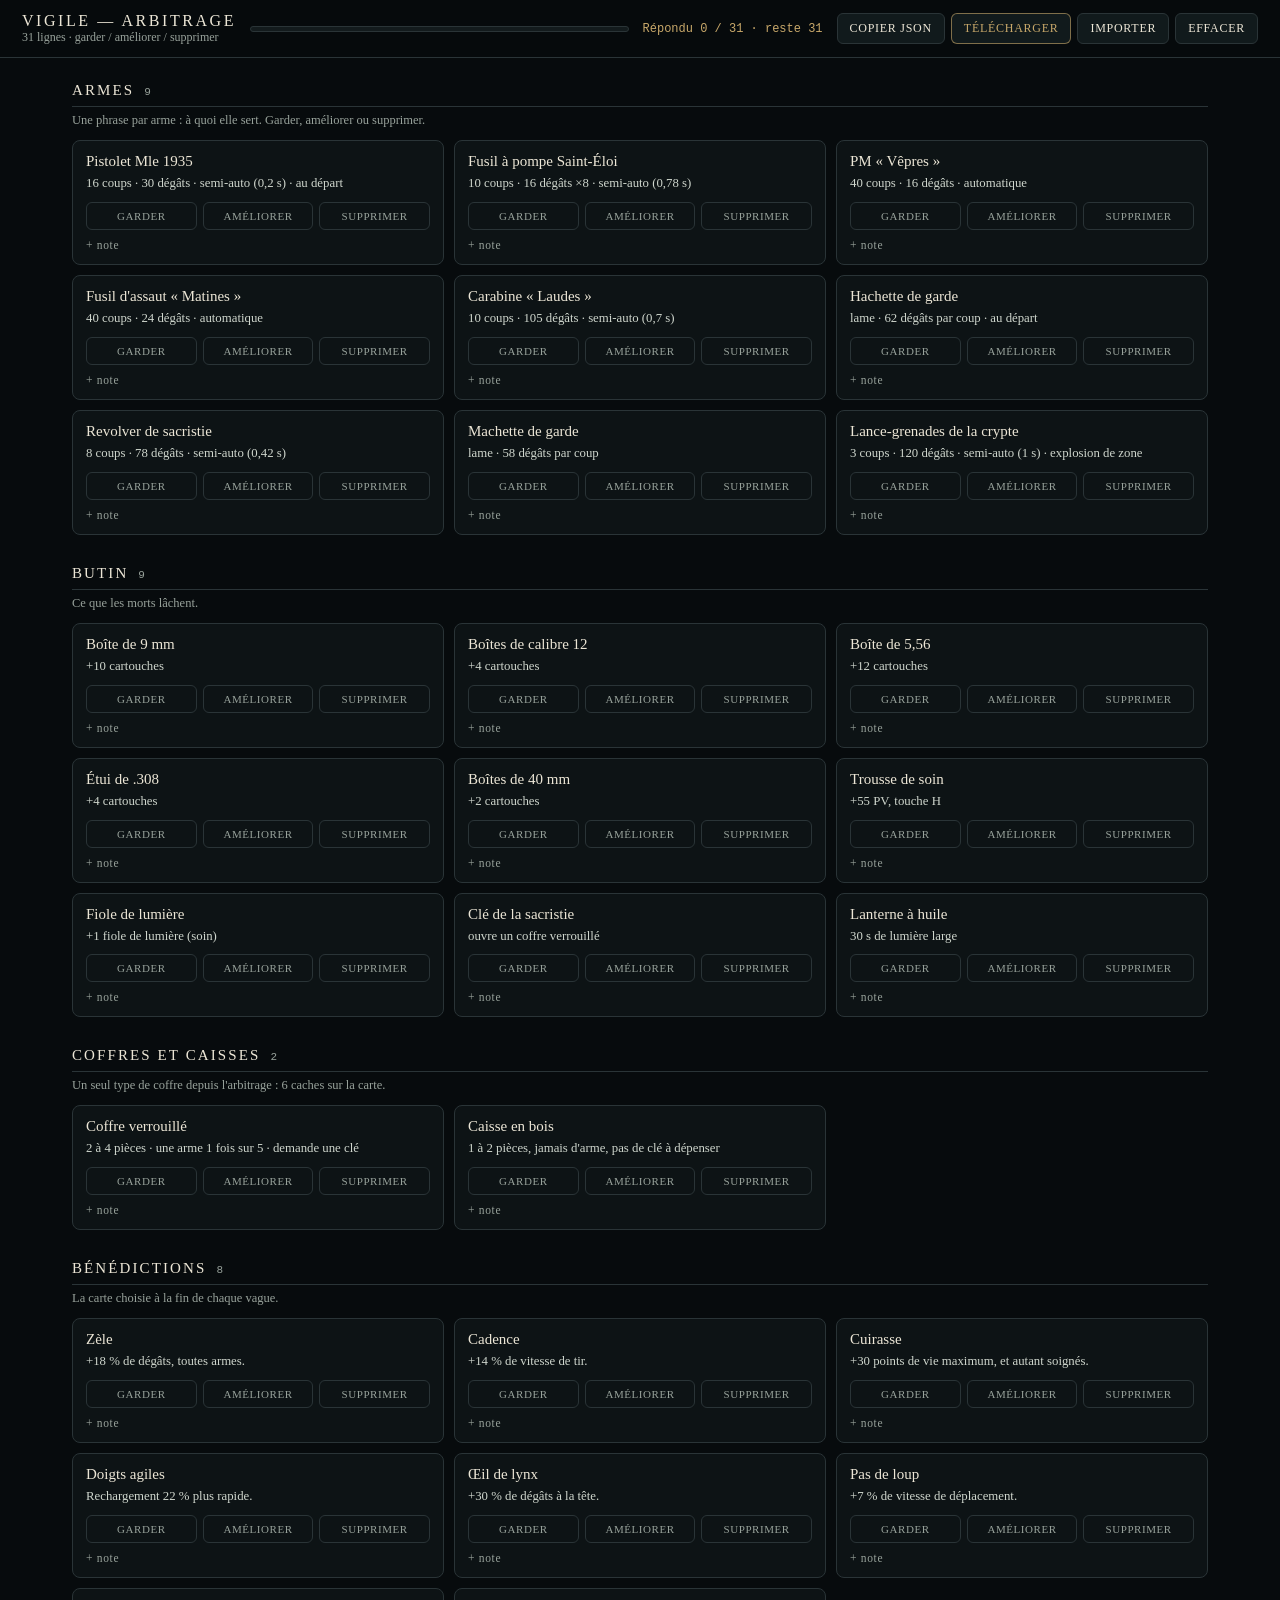
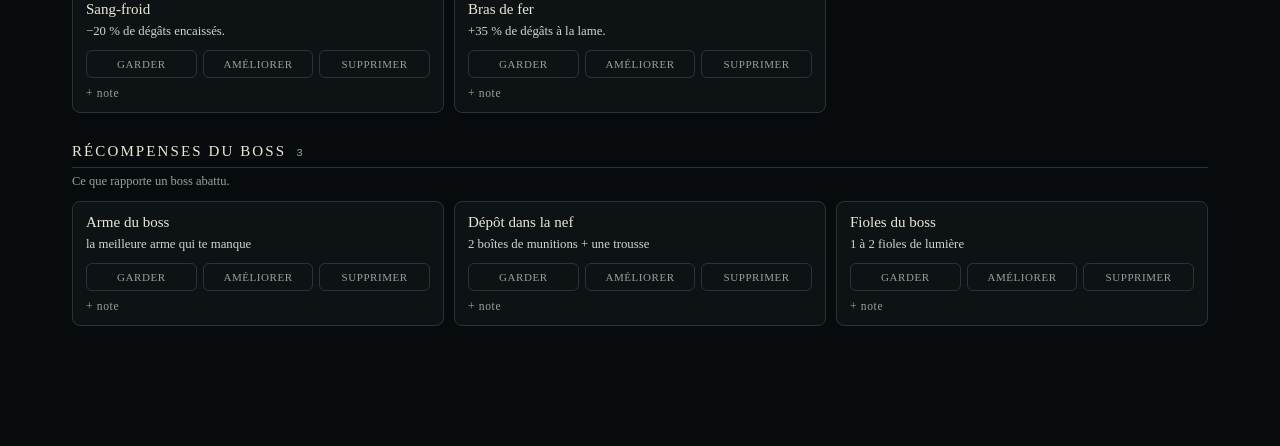
<file: docs/arbitrage.html>
<!doctype html>
<html lang="fr">
<head>
<meta charset="utf-8">
<meta name="viewport" content="width=device-width, initial-scale=1">
<title>VIGILE — arbitrage du contenu</title>
<style>
  :root{--ink:#070b0d;--panel:#0d1315;--line:#2a3437;--ivory:#ece6d6;--dim:#98a29b;
    --gold:#c8a86a;--green:#79d69a;--red:#d97564;--amber:#e0b060}
  *{box-sizing:border-box}
  body{margin:0;background:var(--ink);color:var(--ivory);font-family:Georgia,"Times New Roman",serif}
  header{position:sticky;top:0;z-index:10;display:flex;gap:14px;align-items:center;flex-wrap:wrap;
    padding:12px 22px;background:rgba(7,11,13,.95);border-bottom:1px solid var(--line)}
  h1{margin:0;font-size:16px;letter-spacing:.16em;text-transform:uppercase;font-weight:400}
  .sub{color:var(--dim);font-size:12px}
  .bar{flex:1;min-width:160px;height:6px;background:#131b1d;border:1px solid var(--line);border-radius:4px;overflow:hidden}
  .bar i{display:block;height:100%;width:0;background:linear-gradient(90deg,#4d7a5c,var(--green));transition:width .2s}
  .count{font-family:Consolas,monospace;font-size:12px;color:var(--gold)}
  .actions{display:flex;gap:6px;flex-wrap:wrap}
  .btn{padding:7px 12px;background:#111a1c;color:var(--ivory);border:1px solid var(--line);border-radius:6px;
    font:12px Georgia,serif;letter-spacing:.06em;text-transform:uppercase;cursor:pointer}
  .btn:hover{border-color:var(--gold);color:#fff8e6}
  .btn.primary{border-color:rgba(200,168,106,.6);color:var(--gold)}
  main{max-width:1180px;margin:0 auto;padding:24px 22px 90px}
  section{margin:0 0 30px}
  .sec-head{display:flex;align-items:baseline;gap:10px;border-bottom:1px solid var(--line);padding-bottom:7px}
  .sec-head h2{margin:0;font-size:15px;letter-spacing:.14em;text-transform:uppercase;font-weight:400}
  .sec-head span{font-family:Consolas,monospace;font-size:11px;color:var(--dim)}
  .hint{margin:6px 0 12px;color:var(--dim);font-size:12.5px}
  .cards{display:grid;grid-template-columns:repeat(auto-fill,minmax(330px,1fr));gap:10px}
  .card{background:var(--panel);border:1px solid var(--line);border-radius:8px;padding:11px 13px}
  .card.keep{border-color:rgba(121,214,154,.55)}
  .card.improve{border-color:rgba(224,176,96,.6)}
  .card.drop{border-color:rgba(217,117,100,.6)}
  .name b{font-weight:400;font-size:15px}
  .badge{font-family:Consolas,monospace;font-size:10px;letter-spacing:.08em;text-transform:uppercase;
    color:var(--gold);opacity:.9}
  .card.keep .badge{color:var(--green)} .card.improve .badge{color:var(--amber)} .card.drop .badge{color:var(--red)}
  .serves{margin:5px 0 9px;color:#cfd6cd;font-size:12.8px;line-height:1.4}
  .seg{display:grid;grid-template-columns:repeat(3,1fr);gap:6px}
  .seg label{position:relative;display:flex;align-items:center;justify-content:center;
    padding:7px 4px;border:1px solid var(--line);border-radius:6px;font-size:11px;letter-spacing:.05em;
    text-transform:uppercase;color:var(--dim);cursor:pointer;user-select:none}
  .seg input{position:absolute;opacity:0;pointer-events:none}
  .seg label:hover{border-color:var(--gold);color:var(--ivory)}
  .seg label:has(input[value=keep]:checked){border-color:var(--green);background:rgba(121,214,154,.12);color:var(--green)}
  .seg label:has(input[value=improve]:checked){border-color:var(--amber);background:rgba(224,176,96,.12);color:var(--amber)}
  .seg label:has(input[value=drop]:checked){border-color:var(--red);background:rgba(217,117,100,.12);color:var(--red)}
  .note-btn{margin-top:7px;background:none;border:0;color:var(--dim);font:11.5px Georgia,serif;
    letter-spacing:.06em;cursor:pointer;padding:2px 0}
  .note-btn:hover{color:var(--gold)}
  .comment{margin-top:7px;width:100%;background:#0a1012;border:1px solid var(--line);border-radius:6px;
    color:var(--ivory);font:12.5px/1.4 Georgia,serif;padding:6px 8px;resize:vertical;min-height:28px}
  .comment::placeholder{color:#5f6a66}
  .toast{position:fixed;left:50%;bottom:20px;transform:translateX(-50%);background:#10181a;border:1px solid var(--gold);
    color:var(--ivory);padding:9px 15px;border-radius:6px;font-size:13px;opacity:0;transition:opacity .2s;pointer-events:none}
  .toast.on{opacity:1}
  @media (max-width:520px){.cards{grid-template-columns:1fr}}
</style>
</head>
<body>
<header>
  <div><h1>Vigile — arbitrage</h1><div class="sub">31 lignes · garder / améliorer / supprimer</div></div>
  <div class="bar"><i id="fill"></i></div>
  <div class="count" id="counter">Répondu 0 / 31</div>
  <div class="actions">
    <button class="btn" id="btn-copy">Copier JSON</button>
    <button class="btn primary" id="btn-download">Télécharger</button>
    <button class="btn" id="btn-import">Importer</button>
    <button class="btn" id="btn-reset">Effacer</button>
  </div>
  <input type="file" id="file" accept="application/json" hidden>
</header>
<main id="main"></main>
<div class="toast" id="toast"></div>
<script>
const DATA = [{"id":"armes","title":"Armes","hint":"Une phrase par arme : à quoi elle sert. Garder, améliorer ou supprimer.","rows":[{"id":"pistol","name":"Pistolet Mle 1935","sub":"16 coups · 30 dégâts · semi-auto (0,2 s) · au départ","note":"Arme de service. Sobre, précise, jamais enrayée."},{"id":"shotgun","name":"Fusil à pompe Saint-Éloi","sub":"10 coups · 16 dégâts ×8 · semi-auto (0,78 s)","note":"Huit grains de plomb par coup. Dévastateur à bout portant."},{"id":"smg","name":"PM « Vêpres »","sub":"40 coups · 16 dégâts · automatique","note":"Trente coups, cadence élevée, gerbe large : arroser, pas viser."},{"id":"rifle","name":"Fusil d'assaut « Matines »","sub":"40 coups · 24 dégâts · automatique","note":"L'arme de la veille : précise, automatique, trente coups."},{"id":"sniper","name":"Carabine « Laudes »","sub":"10 coups · 105 dégâts · semi-auto (0,7 s)","note":"Cinq balles lourdes, lunette de visée. Un colosse tombe en quatre."},{"id":"hatchet","name":"Hachette de garde","sub":"lame · 62 dégâts par coup · au départ","note":"Le fer de garde. Ne s'épuise jamais, mais il faut s'approcher."},{"id":"revolver","name":"Revolver de sacristie","sub":"8 coups · 78 dégâts · semi-auto (0,42 s)","note":"Sept balles lourdes. Le barillet pardonne, lui."},{"id":"machete","name":"Machette de garde","sub":"lame · 58 dégâts par coup","note":"Lame longue et rapide : trois coups le temps d'un coup de hache."},{"id":"launcher","name":"Lance-grenades de la crypte","sub":"3 coups · 120 dégâts · semi-auto (1 s) · explosion de zone","note":"Une grenade qui éclate au point visé et laboure la zone. Faite pour les foules."}]},{"id":"butin","title":"Butin","hint":"Ce que les morts lâchent.","rows":[{"id":"ammo9","name":"Boîte de 9 mm","sub":"+10 cartouches","note":""},{"id":"ammo12","name":"Boîtes de calibre 12","sub":"+4 cartouches","note":""},{"id":"ammo556","name":"Boîte de 5,56","sub":"+12 cartouches","note":""},{"id":"ammo308","name":"Étui de .308","sub":"+4 cartouches","note":""},{"id":"ammo40","name":"Boîtes de 40 mm","sub":"+2 cartouches","note":""},{"id":"medkit","name":"Trousse de soin","sub":"+55 PV, touche H","note":""},{"id":"vial","name":"Fiole de lumière","sub":"+1 fiole de lumière (soin)","note":""},{"id":"key","name":"Clé de la sacristie","sub":"ouvre un coffre verrouillé","note":""},{"id":"lantern","name":"Lanterne à huile","sub":"30 s de lumière large","note":""}]},{"id":"coffres","title":"Coffres et caisses","hint":"Un seul type de coffre depuis l'arbitrage : 6 caches sur la carte.","rows":[{"id":"coffre","name":"Coffre verrouillé","sub":"2 à 4 pièces · une arme 1 fois sur 5 · demande une clé","note":""},{"id":"caisse","name":"Caisse en bois","sub":"1 à 2 pièces, jamais d'arme, pas de clé à dépenser","note":""}]},{"id":"benedictions","title":"Bénédictions","hint":"La carte choisie à la fin de chaque vague.","rows":[{"id":"bless-zele","name":"Zèle","sub":"+18 % de dégâts, toutes armes.","note":"Dégâts"},{"id":"bless-cadence","name":"Cadence","sub":"+14 % de vitesse de tir.","note":"Tir"},{"id":"bless-cuirasse","name":"Cuirasse","sub":"+30 points de vie maximum, et autant soignés.","note":"Vitalité"},{"id":"bless-doigts","name":"Doigts agiles","sub":"Rechargement 22 % plus rapide.","note":"Rechargement"},{"id":"bless-oeil","name":"Œil de lynx","sub":"+30 % de dégâts à la tête.","note":"Tirs à la tête"},{"id":"bless-pas","name":"Pas de loup","sub":"+7 % de vitesse de déplacement.","note":"Mobilité"},{"id":"bless-calme","name":"Sang-froid","sub":"−20 % de dégâts encaissés.","note":"Défense"},{"id":"bless-lame","name":"Bras de fer","sub":"+35 % de dégâts à la lame.","note":"Mêlée"}]},{"id":"boss","title":"Récompenses du boss","hint":"Ce que rapporte un boss abattu.","rows":[{"id":"boss-weapon","name":"Arme du boss","sub":"la meilleure arme qui te manque","note":""},{"id":"boss-depot","name":"Dépôt dans la nef","sub":"2 boîtes de munitions + une trousse","note":""},{"id":"boss-vials","name":"Fioles du boss","sub":"1 à 2 fioles de lumière","note":""}]}];
const KEY = "vigile.arbitrage.v2";
const state = load();
function load(){try{return JSON.parse(localStorage.getItem(KEY)||"{}")||{};}catch(e){return {};}}
function save(){try{localStorage.setItem(KEY,JSON.stringify(state));}catch(e){}}

function render(){
  const main=document.getElementById("main"); main.innerHTML="";
  for(const sec of DATA){
    const s=document.createElement("section");
    s.innerHTML='<div class="sec-head"><h2>'+sec.title+'</h2><span>'+sec.rows.length+'</span></div>'
      +'<p class="hint">'+sec.hint+'</p><div class="cards"></div>';
    const cards=s.querySelector(".cards");
    for(const row of sec.rows){
      const st=state[row.id]||{};
      const card=document.createElement("div");
      card.className="card"+(st.avis?" "+st.avis:"");
      card.innerHTML='<div class="name"><b>'+row.name+'</b><span class="badge"></span></div>'
        +'<div class="serves">'+row.sub+'</div>'
        +'<div class="seg">'
        +'<label><input type="radio" name="'+row.id+'" value="keep"><span>Garder</span></label>'
        +'<label><input type="radio" name="'+row.id+'" value="improve"><span>Améliorer</span></label>'
        +'<label><input type="radio" name="'+row.id+'" value="drop"><span>Supprimer</span></label></div>'
        +'<button class="note-btn" type="button">+ note</button>'
        +'<textarea class="comment" placeholder="ta note…" hidden></textarea>';
      cards.appendChild(card);
      const badge = card.querySelector(".badge");
      badge.textContent = st.avis === "keep" ? "gardé" : st.avis === "improve" ? "à améliorer" : st.avis === "drop" ? "à supprimer" : "";
      const ta0=card.querySelector("textarea");
      const nb=card.querySelector(".note-btn");
      ta0.value=st.comment||"";
      if (st.comment) { ta0.hidden=false; nb.hidden=true; }
      nb.addEventListener("click",()=>{ ta0.hidden=false; nb.hidden=true; ta0.focus(); });
      for(const inp of card.querySelectorAll("input[type=radio]")){
        if(st.avis===inp.value) inp.checked=true;
        inp.addEventListener("change",()=>{
          state[row.id]={...(state[row.id]||{}),avis:inp.value,name:row.name};
          card.className="card "+inp.value;
          card.querySelector(".badge").textContent = inp.value === "keep" ? "gardé" : inp.value === "improve" ? "à améliorer" : "à supprimer";
          save(); progress(); focusNext(card);
        });
      }
      const ta=card.querySelector("textarea");
      ta.addEventListener("input",()=>{state[row.id]={...(state[row.id]||{}),comment:ta.value,name:row.name};save();});
    }
    main.appendChild(s);
  }
  progress();
}
function progress(){
  const n=Object.values(state).filter(v=>v&&v.avis).length;
  document.getElementById("counter").textContent="Répondu "+n+" / 31 · reste "+( 31-n);
  document.getElementById("fill").style.width=(100*n/31)+"%";
}
function payload(){
  const rows=[];
  for(const sec of DATA) for(const r of sec.rows){
    const st=state[r.id]||{};
    rows.push({section:sec.title,id:r.id,name:r.name,avis:st.avis||"",comment:st.comment||""});
  }
  return {projet:"Vigile v2",genere:new Date().toISOString(),rows};
}
function toast(msg){const t=document.getElementById("toast");t.textContent=msg;t.classList.add("on");
  clearTimeout(toast._t);toast._t=setTimeout(()=>t.classList.remove("on"),2200);}
async function copy(){
  const text=JSON.stringify(payload(),null,2);
  try{await navigator.clipboard.writeText(text);toast("JSON copié");}
  catch(e){const ta=document.createElement("textarea");ta.value=text;document.body.appendChild(ta);ta.select();
    document.execCommand("copy");ta.remove();toast("JSON copié");}
}
function download(){
  const blob=new Blob([JSON.stringify(payload(),null,2)],{type:"application/json"});
  const a=document.createElement("a");a.href=URL.createObjectURL(blob);
  a.download="vigile-arbitrage-"+new Date().toISOString().slice(0,10)+".json";a.click();
  setTimeout(()=>URL.revokeObjectURL(a.href),4000);toast("JSON téléchargé");
}
function importFile(file){
  const fr=new FileReader();
  fr.onload=()=>{try{const d=JSON.parse(fr.result);
    for(const r of (d.rows||[])) if(r.id) state[r.id]={avis:r.avis,comment:r.comment,name:r.name};
    save();render();toast("Réponses importées");}catch(e){toast("Fichier illisible");}};
  fr.readAsText(file);
}
document.getElementById("btn-copy").addEventListener("click",copy);
document.getElementById("btn-download").addEventListener("click",download);
document.getElementById("btn-import").addEventListener("click",()=>document.getElementById("file").click());
document.getElementById("file").addEventListener("change",e=>e.target.files[0]&&importFile(e.target.files[0]));
document.getElementById("btn-reset").addEventListener("click",()=>{
  if(!confirm("Effacer toutes tes réponses ?"))return;
  for(const k of Object.keys(state)) delete state[k];
  save();render();toast("Réponses effacées");});
function firstUnanswered() {
  for (const card of document.querySelectorAll(".card")) {
    if (!card.querySelector("input[type=radio]:checked")) return card;
  }
  return null;
}
function focusNext(from) {
  const next = firstUnanswered();
  if (next) next.scrollIntoView({ block: "center", behavior: "smooth" });
}
document.addEventListener("keydown", function (e) {
  if (e.target && /INPUT|TEXTAREA/.test(e.target.tagName)) return;
  const map = { "1": "keep", "2": "improve", "3": "drop" };
  const v = map[e.key];
  if (!v) return;
  const card = document.activeElement && document.activeElement.closest
    ? document.activeElement.closest(".card") : null;
  const target = card || firstUnanswered();
  if (!target) return;
  const inp = target.querySelector('input[value="' + v + '"]');
  if (inp) { inp.click(); e.preventDefault(); }
});
render();
window.__arbPayload = payload;
</script>
</body>
</html>
</file>
